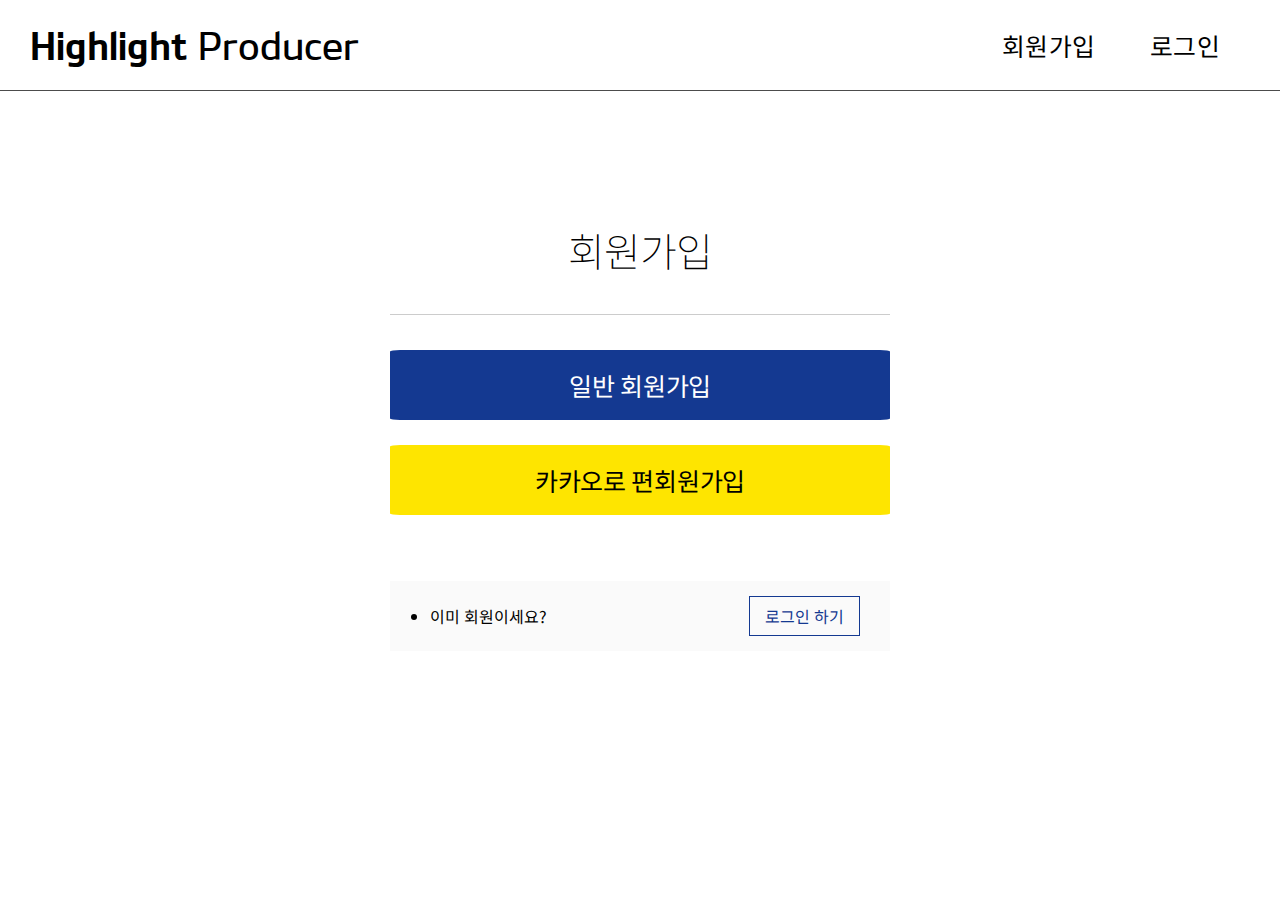
<file: signup.html>
<!DOCTYPE html>
<html lang="en">
  
<head>
  <meta charset="UTF-8">
  <title>Highlight Producer</title>
</head>

<link rel="preconnect" href="https://fonts.gstatic.com">
<link href="https://fonts.googleapis.com/css2?family=Noto+Sans+KR:wght@500&display=swap" rel="stylesheet">
<link href = "font/stylesheet.css" rel = "stylesheet" type = "text/css" /> 

<link rel="stylesheet" href="signup.css">

<body>

<div class="frame">

  <header class="nav">
    <a href="index.html">
      <h3> <span id="highlight">Highlight</span> Producer</h3>
    </a>
    <ul class="nav-menu">
      <li class="sign-up"><a href="signup.html">회원가입</a></li>
      <li class="log-in"> <a href="">로그인</a></li>
    </ul>
  </header>

  <div class="signup">

    <div class="signup-box">
        <p class="first" >회원가입</p>
        <div class="two-kind">
          <p class="second"><a href="" style="color: white;">일반 회원가입</a></p>
          <p class="third"><a href="">카카오로 편회원가입</a></p>
        </div>

        <ul>
        <li class="li">
          이미 회원이세요?
        </li>
        <a class="login2" href="">로그인 하기</a>
      </ul>

    </div>

  </div>

  
</div>
</body>
</html>
</file>
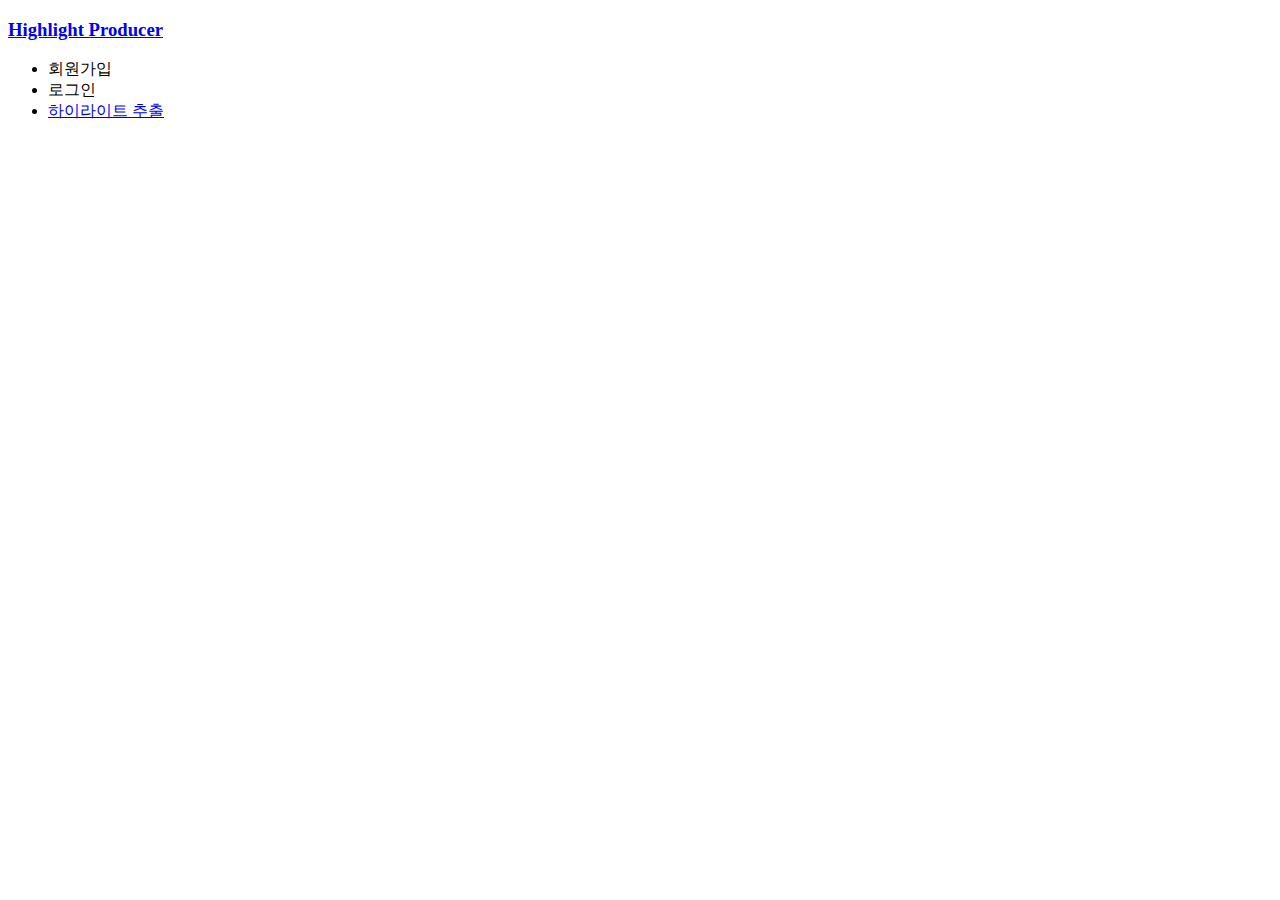
<file: upload.html>
<!DOCTYPE html>
<html lang="en">
<head>
  <meta charset="UTF-8">
  <title>Highlight Producer</title>
</head>

<link rel="preconnect" href="https://fonts.gstatic.com">
<link href="https://fonts.googleapis.com/css2?family=Noto+Sans+KR:wght@500&display=swap" rel="stylesheet">

<body>
<div class="frame">

  <header class="nav">
    <a href="index.html">
      <h3>Highlight Producer</h3>
    </a>
    <ul class="nav-menu">
      <li class="sign-up">회원가입</li>
      <li class="log-in">로그인</li>
      <li><a href="upload.html">하이라이트 추출</a></li>
    </ul>
  </header>

  <div class="content">
    <form>
      
    </form>
  </div>
</div>  
</body>
</html>
</file>
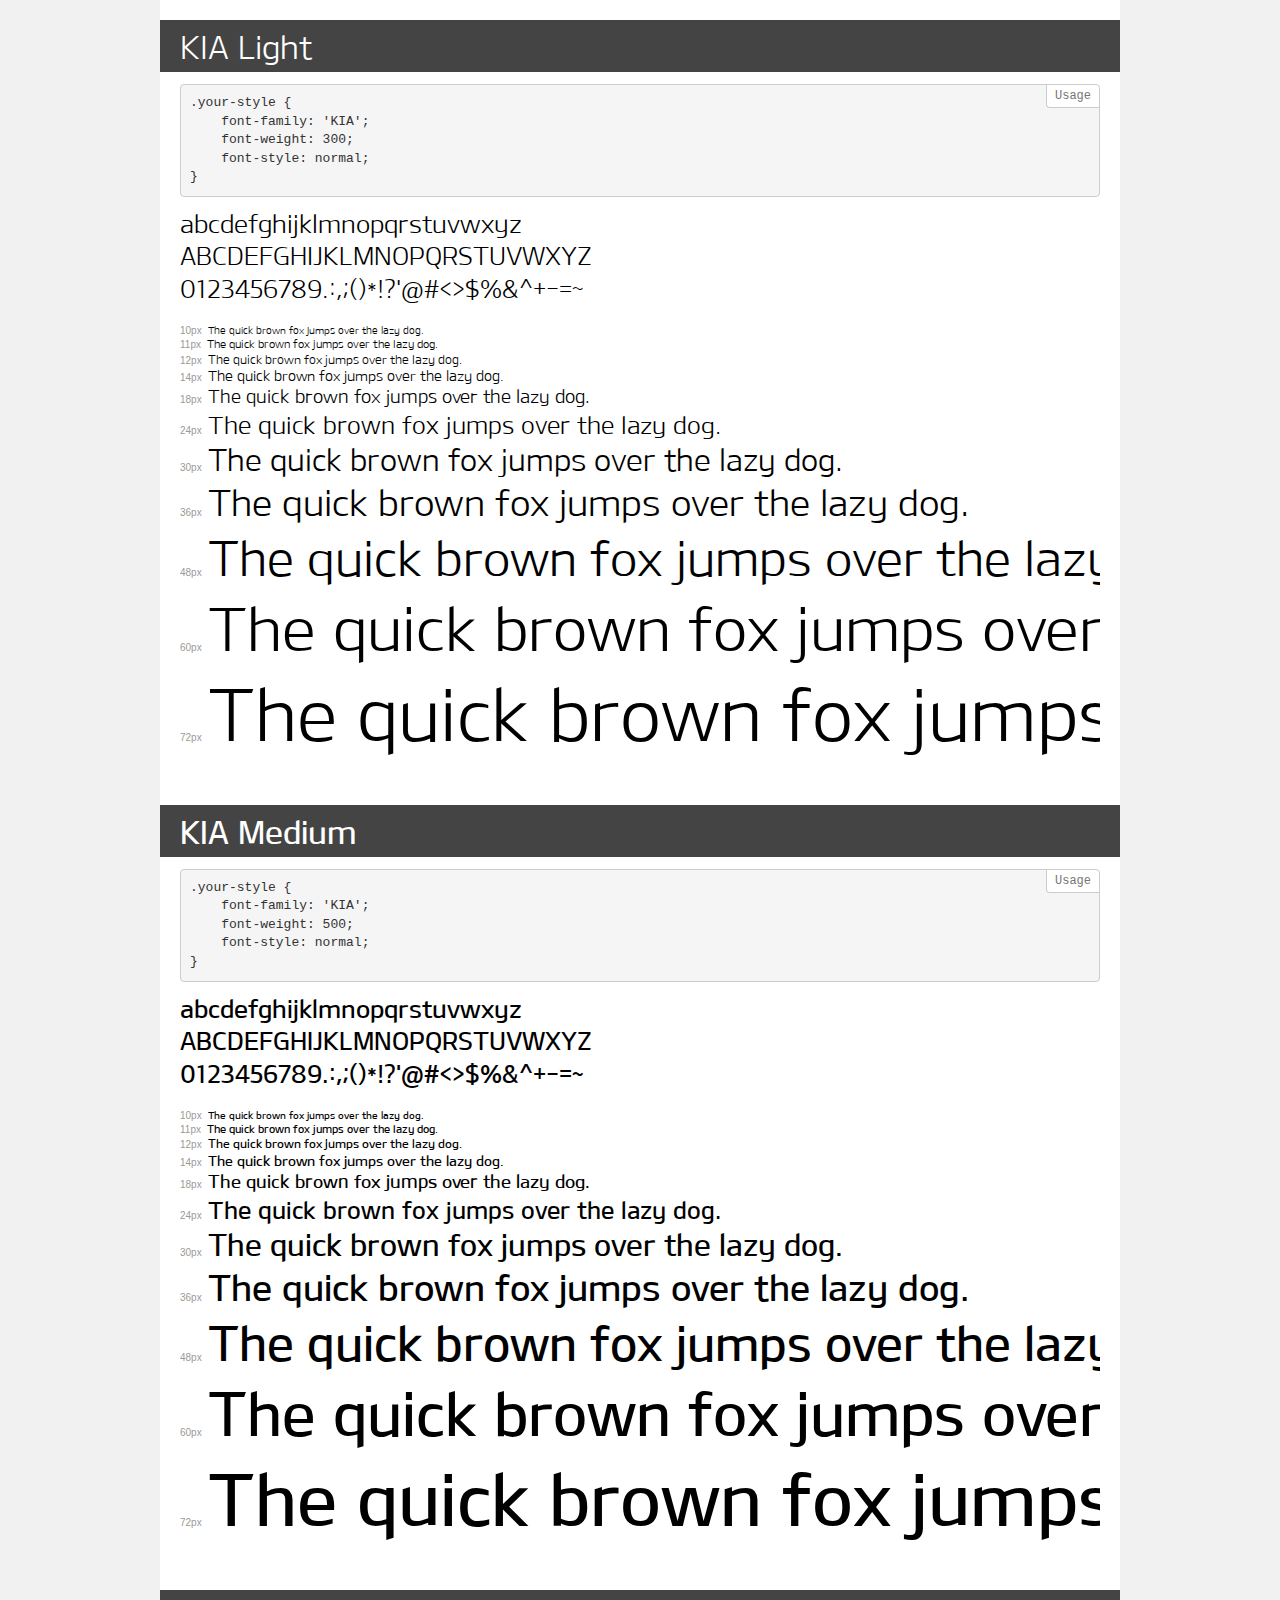
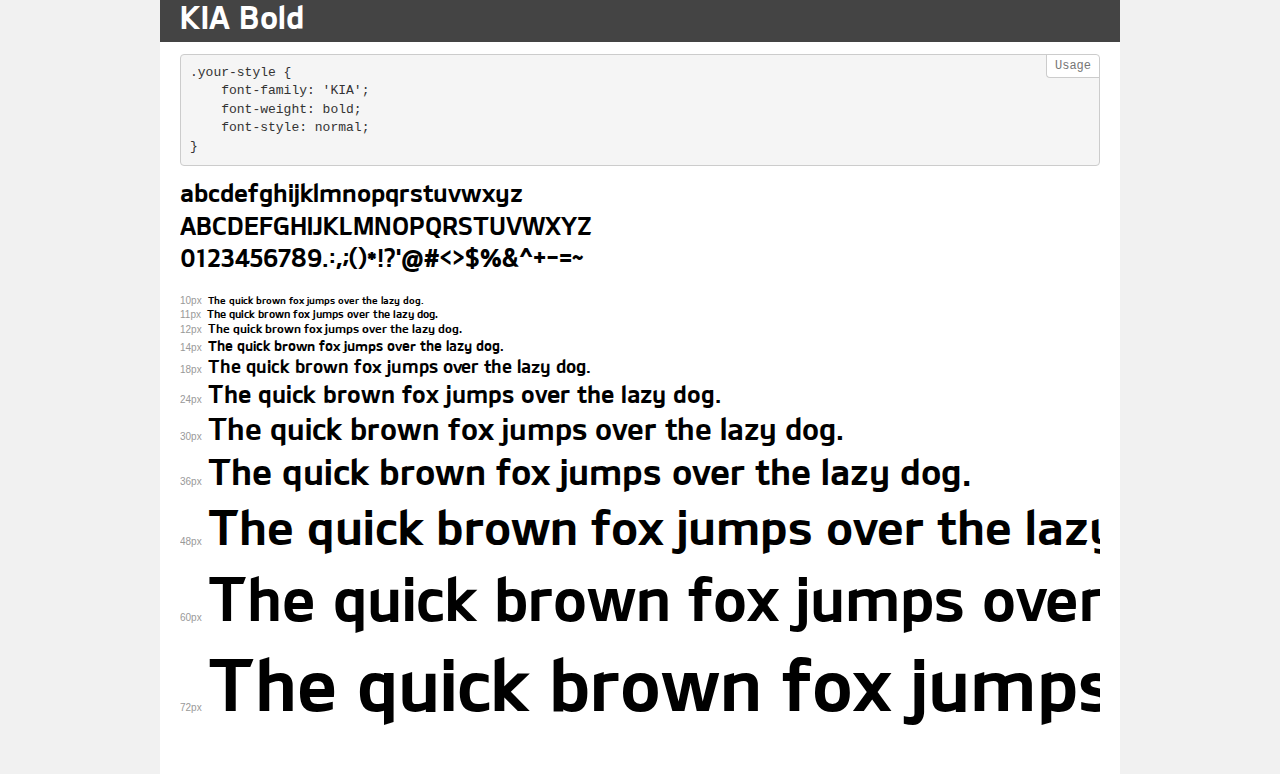
<file: font/demo.html>
<!DOCTYPE html>
<html>
<head>
    <meta charset="utf-8">
    <meta http-equiv="X-UA-Compatible" content="IE=edge">
    <meta name="viewport" content="width=device-width, initial-scale=1">
    <meta name="robots" content="noindex, noarchive">
    <meta name="format-detection" content="telephone=no">
    <title>Transfonter demo</title>
    <link href="stylesheet.css" rel="stylesheet">
    <style>
        /*
        http://meyerweb.com/eric/tools/css/reset/
        v2.0 | 20110126
        License: none (public domain)
        */
        html, body, div, span, applet, object, iframe,
        h1, h2, h3, h4, h5, h6, p, blockquote, pre,
        a, abbr, acronym, address, big, cite, code,
        del, dfn, em, img, ins, kbd, q, s, samp,
        small, strike, strong, sub, sup, tt, var,
        b, u, i, center,
        dl, dt, dd, ol, ul, li,
        fieldset, form, label, legend,
        table, caption, tbody, tfoot, thead, tr, th, td,
        article, aside, canvas, details, embed,
        figure, figcaption, footer, header, hgroup,
        menu, nav, output, ruby, section, summary,
        time, mark, audio, video {
            margin: 0;
            padding: 0;
            border: 0;
            font-size: 100%;
            font: inherit;
            vertical-align: baseline;
        }
        /* HTML5 display-role reset for older browsers */
        article, aside, details, figcaption, figure,
        footer, header, hgroup, menu, nav, section {
            display: block;
        }
        body {
            line-height: 1;
        }
        ol, ul {
            list-style: none;
        }
        blockquote, q {
            quotes: none;
        }
        blockquote:before, blockquote:after,
        q:before, q:after {
            content: '';
            content: none;
        }
        table {
            border-collapse: collapse;
            border-spacing: 0;
        }
        /* common styles */
        body {
            background: #f1f1f1;
            color: #000;
        }
        .page {
            background: #fff;
            width: 920px;
            margin: 0 auto;
            padding: 20px 20px 0 20px;
            overflow: hidden;
        }
        .font-container {
            overflow-x: auto;
            overflow-y: hidden;
            margin-bottom: 40px;
            line-height: 1.3;
            white-space: nowrap;
            padding-bottom: 5px;
        }
        h1 {
            position: relative;
            background: #444;
            font-size: 32px;
            color: #fff;
            padding: 10px 20px;
            margin: 0 -20px 12px -20px;
        }
        .letters {
            font-size: 25px;
            margin-bottom: 20px;
        }
        .s10:before {
            content: '10px';
        }
        .s11:before {
            content: '11px';
        }
        .s12:before {
            content: '12px';
        }
        .s14:before {
            content: '14px';
        }
        .s18:before {
            content: '18px';
        }
        .s24:before {
            content: '24px';
        }
        .s30:before {
            content: '30px';
        }
        .s36:before {
            content: '36px';
        }
        .s48:before {
            content: '48px';
        }
        .s60:before {
            content: '60px';
        }
        .s72:before {
            content: '72px';
        }
        .s10:before, .s11:before, .s12:before, .s14:before,
        .s18:before, .s24:before, .s30:before, .s36:before,
        .s48:before, .s60:before, .s72:before {
            font-family: Arial, sans-serif;
            font-size: 10px;
            font-weight: normal;
            font-style: normal;
            color: #999;
            padding-right: 6px;
        }
        pre {
            display: block;
            position: relative;
            padding: 9px;
            margin: 0 0 10px;
            font-family: Monaco, Menlo, Consolas, "Courier New", monospace !important;
            font-size: 13px;
            line-height: 1.428571429;
            color: #333;
            font-weight: normal !important;
            font-style: normal !important;
            background-color: #f5f5f5;
            border: 1px solid #ccc;
            overflow-x: auto;
            border-radius: 4px;
        }
        pre:after {
            display: block;
            position: absolute;
            right: 0;
            top: 0;
            content: 'Usage';
            line-height: 1;
            padding: 5px 8px;
            font-size: 12px;
            color: #767676;
            background-color: #fff;
            border: 1px solid #ccc;
            border-right: none;
            border-top: none;
            border-radius: 0 4px 0 4px;
            z-index: 10;
        }
        /* responsive */
        @media (max-width: 959px) {
            .page {
                width: auto;
                margin: 0;
            }
        }
    </style>
</head>
<body>
<div class="page">
    <div class="demo" style="font-family: 'KIA'; font-weight: 300; font-style: normal;">
        <h1>KIA Light</h1>
        <pre>.your-style {
    font-family: 'KIA';
    font-weight: 300;
    font-style: normal;
}</pre>
        <div class="font-container">
            <p class="letters">
                abcdefghijklmnopqrstuvwxyz<br>
ABCDEFGHIJKLMNOPQRSTUVWXYZ<br>
                0123456789.:,;()*!?'@#<>$%&^+-=~
            </p>
            <p class="s10" style="font-size: 10px;">The quick brown fox jumps over the lazy dog.</p>
            <p class="s11" style="font-size: 11px;">The quick brown fox jumps over the lazy dog.</p>
            <p class="s12" style="font-size: 12px;">The quick brown fox jumps over the lazy dog.</p>
            <p class="s14" style="font-size: 14px;">The quick brown fox jumps over the lazy dog.</p>
            <p class="s18" style="font-size: 18px;">The quick brown fox jumps over the lazy dog.</p>
            <p class="s24" style="font-size: 24px;">The quick brown fox jumps over the lazy dog.</p>
            <p class="s30" style="font-size: 30px;">The quick brown fox jumps over the lazy dog.</p>
            <p class="s36" style="font-size: 36px;">The quick brown fox jumps over the lazy dog.</p>
            <p class="s48" style="font-size: 48px;">The quick brown fox jumps over the lazy dog.</p>
            <p class="s60" style="font-size: 60px;">The quick brown fox jumps over the lazy dog.</p>
            <p class="s72" style="font-size: 72px;">The quick brown fox jumps over the lazy dog.</p>
        </div>
    </div>
    <div class="demo" style="font-family: 'KIA'; font-weight: 500; font-style: normal;">
        <h1>KIA Medium</h1>
        <pre>.your-style {
    font-family: 'KIA';
    font-weight: 500;
    font-style: normal;
}</pre>
        <div class="font-container">
            <p class="letters">
                abcdefghijklmnopqrstuvwxyz<br>
ABCDEFGHIJKLMNOPQRSTUVWXYZ<br>
                0123456789.:,;()*!?'@#<>$%&^+-=~
            </p>
            <p class="s10" style="font-size: 10px;">The quick brown fox jumps over the lazy dog.</p>
            <p class="s11" style="font-size: 11px;">The quick brown fox jumps over the lazy dog.</p>
            <p class="s12" style="font-size: 12px;">The quick brown fox jumps over the lazy dog.</p>
            <p class="s14" style="font-size: 14px;">The quick brown fox jumps over the lazy dog.</p>
            <p class="s18" style="font-size: 18px;">The quick brown fox jumps over the lazy dog.</p>
            <p class="s24" style="font-size: 24px;">The quick brown fox jumps over the lazy dog.</p>
            <p class="s30" style="font-size: 30px;">The quick brown fox jumps over the lazy dog.</p>
            <p class="s36" style="font-size: 36px;">The quick brown fox jumps over the lazy dog.</p>
            <p class="s48" style="font-size: 48px;">The quick brown fox jumps over the lazy dog.</p>
            <p class="s60" style="font-size: 60px;">The quick brown fox jumps over the lazy dog.</p>
            <p class="s72" style="font-size: 72px;">The quick brown fox jumps over the lazy dog.</p>
        </div>
    </div>
    <div class="demo" style="font-family: 'KIA'; font-weight: bold; font-style: normal;">
        <h1>KIA Bold</h1>
        <pre>.your-style {
    font-family: 'KIA';
    font-weight: bold;
    font-style: normal;
}</pre>
        <div class="font-container">
            <p class="letters">
                abcdefghijklmnopqrstuvwxyz<br>
ABCDEFGHIJKLMNOPQRSTUVWXYZ<br>
                0123456789.:,;()*!?'@#<>$%&^+-=~
            </p>
            <p class="s10" style="font-size: 10px;">The quick brown fox jumps over the lazy dog.</p>
            <p class="s11" style="font-size: 11px;">The quick brown fox jumps over the lazy dog.</p>
            <p class="s12" style="font-size: 12px;">The quick brown fox jumps over the lazy dog.</p>
            <p class="s14" style="font-size: 14px;">The quick brown fox jumps over the lazy dog.</p>
            <p class="s18" style="font-size: 18px;">The quick brown fox jumps over the lazy dog.</p>
            <p class="s24" style="font-size: 24px;">The quick brown fox jumps over the lazy dog.</p>
            <p class="s30" style="font-size: 30px;">The quick brown fox jumps over the lazy dog.</p>
            <p class="s36" style="font-size: 36px;">The quick brown fox jumps over the lazy dog.</p>
            <p class="s48" style="font-size: 48px;">The quick brown fox jumps over the lazy dog.</p>
            <p class="s60" style="font-size: 60px;">The quick brown fox jumps over the lazy dog.</p>
            <p class="s72" style="font-size: 72px;">The quick brown fox jumps over the lazy dog.</p>
        </div>
    </div>
</div>
</body>
</html>
</file>
<file: font/stylesheet.css>
@font-face {
    font-family: 'KIA';
    src: url('KIAL.eot');
    src: local('KIA Light'), local('KIAL'),
        url('KIAL.eot?#iefix') format('embedded-opentype'),
        url('KIAL.woff2') format('woff2'),
        url('KIAL.woff') format('woff'),
        url('KIAL.ttf') format('truetype');
    font-weight: 300;
    font-style: normal;
}

@font-face {
    font-family: 'KIA';
    src: url('KIAM.eot');
    src: local('KIA Medium'), local('KIAM'),
        url('KIAM.eot?#iefix') format('embedded-opentype'),
        url('KIAM.woff2') format('woff2'),
        url('KIAM.woff') format('woff'),
        url('KIAM.ttf') format('truetype');
    font-weight: 500;
    font-style: normal;
}

@font-face {
    font-family: 'KIA';
    src: url('KIAB.eot');
    src: local('KIA Bold'), local('KIAB'),
        url('KIAB.eot?#iefix') format('embedded-opentype'),
        url('KIAB.woff2') format('woff2'),
        url('KIAB.woff') format('woff'),
        url('KIAB.ttf') format('truetype');
    font-weight: bold;
    font-style: normal;
}
</file>
<file: signup.css>
body {
    background-color: #ffffff;
    margin: 0;
    padding: 0;
}

.frame {
    justify-content: center;
}

/*header*/


.nav {
    display: flex;
    flex-direction: row;
    justify-content: space-between;
    align-items: center;
    height: 90px;
    border-bottom: 1px solid rgba(0,0,0,0.7);

}

a {
    text-decoration: none;
    color: black;
}

.nav h3 {
    font-family: 'KIA';
    font-weight: 400;
    font-size: 2.4em;
    padding-left: 30px;
    margin: 18px 0;
}

#highlight {
    font-weight: 900;
}

.nav ul {
    margin: 18px 0;
    margin-right: 10px;
}

.nav li {
    list-style: none;
    display: inline;
    align-self: center;
    padding-right: 50px;
    font-size: 1.55em;
    font-family: 'Noto Sans KR', sans-serif;
    letter-spacing: 0.5px;
}

/*sign-up*/

.signup {
    display: flex;
    margin-top: 90px;
    justify-content: center;
    align-items: center;
    }

.signup-box {
    display: flex;
    flex-direction: column;
    font-family: 'Noto Sans KR', sans-serif;
    width: 900px;
    height: 700px;
    align-items: center;
    text-align: center;    
}

.first {
    font-size: 40px;
    letter-spacing: -1px;
    font-weight: 150;
    width: 500px;
    padding-bottom: 35px;
    border-bottom: 0.5px solid #ccc;
    margin-bottom: 0;
    
}

.two-kind {
    display: flex;
    flex-direction: column;
    width: 500px;

}

.two-kind p{
    display: flex;
    justify-content: center;
    align-items: center;
    font-size: 25px;
    font-weight: 400;
    width: 500px;
    height: 70px;
    letter-spacing: -0.3px;
    border-radius: 2%;
}

.second {
    background: rgb(20, 57, 145);
    color: white;
    margin-top: 35px;
    margin-bottom: 0;

}

.third {
    background: #fee500;
    color: black;
    margin-bottom: 50px;
}

.signup-box ul{
    display: flex;
    flex-direction: row;
    align-items: center;
    justify-content: space-between;
    background-color: #fafafa;
    width: 500px;
    height: 70px;
    box-sizing: border-box;
}

.li{
    font-size: 16px;
}

.login2{
    margin-right: 30px;
    font-size: 16px;
    padding: 7px 15px;
    color: rgb(20, 57, 145);
    border: 0.5px solid rgb(20, 57, 145);
}
</file>
